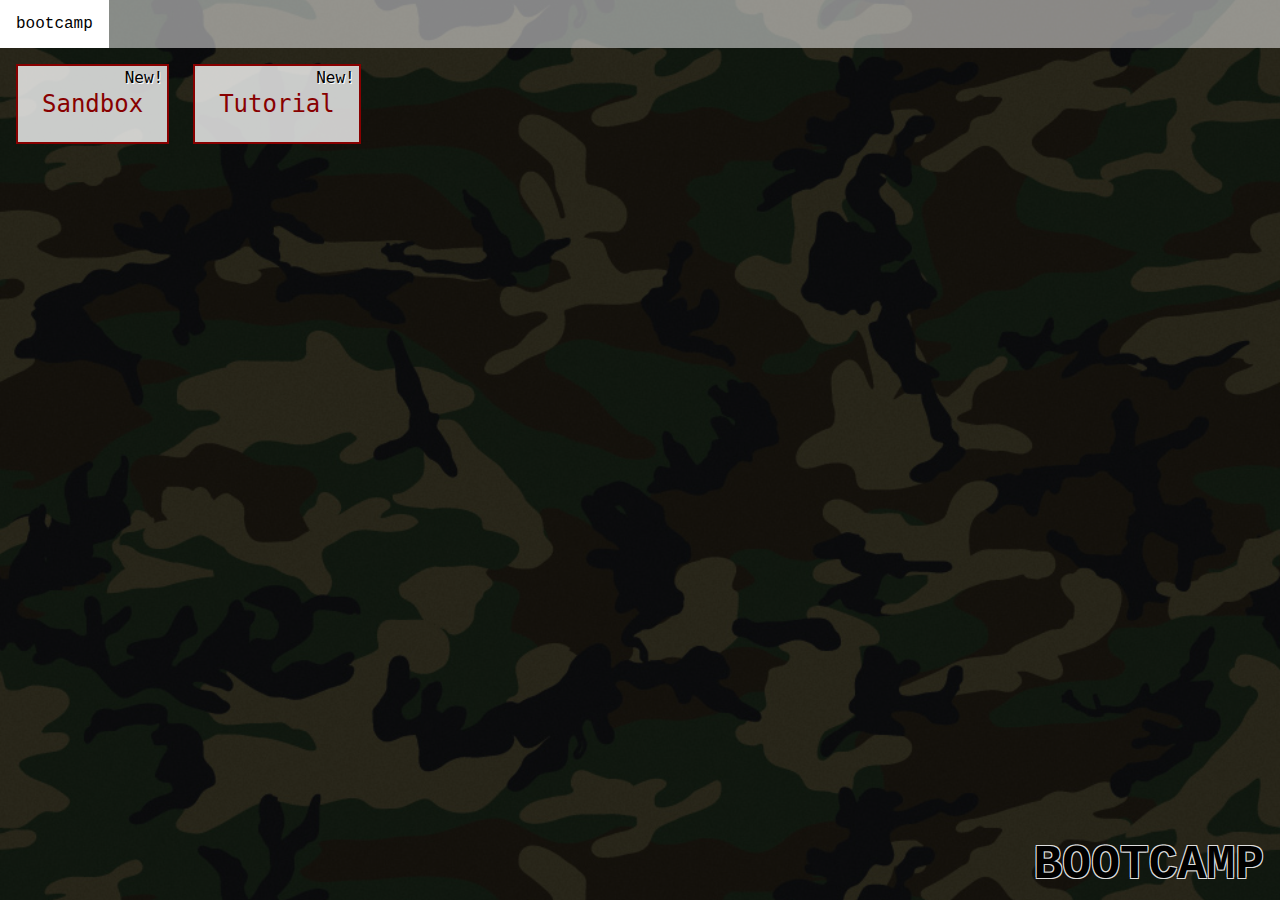
<file: index.html>
<!DOCTYPE html>
<html>
    <head>
        <title>ASMP FUN</title>
        
        <link rel="stylesheet" href="css/style.css"></link>
        <link rel="stylesheet" href="css/devices.css"></link>
        <!--<script src="js/jquery-2.1.4.min.js"></script>-->
        <script src="js/vkthread.min.js"></script>
        <script src="js/storage.js"></script>
        <script src="js/i8080.js"></script>
        <script src="js/assembler.js"></script>
        <script src="js/widgets.js"></script>
        <script src="js/reference.js"></script>
        <script src="js/devices.js"></script>
        <script src="js/challenge.js"></script>
        <script src="js/asmp.js"></script>
        <meta charset="UTF-8"> 
    </head>
    <body>
        <div id="container">
                <div id="fade"></div>
                <div id="tutorialText"></div>
                <div id="gameContainer">
                    <div id="buttonContainer">
                        <button id="assemble">ASM</button>
                        <button id="play">Play</button>
                        <button id="pause">Pause</button>
                        <button id="step">Step</button>
                        <button id="run">Run</button>
                        <button id="test">Test</button>
                        <button id="testcase">Gen Test Case</button>
                        <button id="ref">Ref</button>
                        <button id="settings">Settings</button>
                        <button id="back">Back</button>
                    </div>
                    <div id="challengeText">here is ur challenge bla bla</div>
                    <!--<div id="stackButtonContainer">
                        <button id="stackButton-memory">Memory</button>
                        <button id="stackButton-stack">Stack</button>
                    </div>-->
                </div>
        </div>
    </body>
</html>
</file>
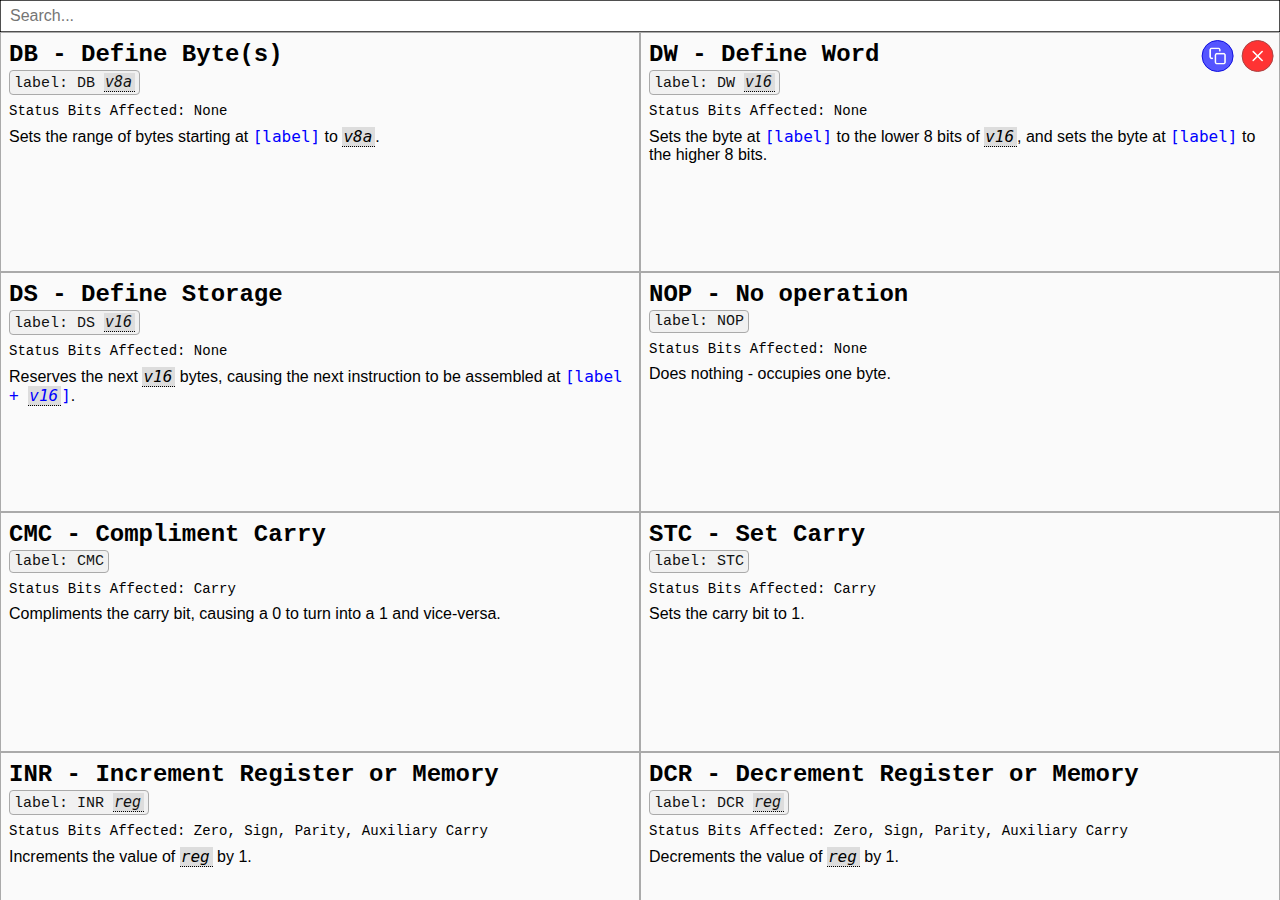
<file: index - Copy.html>
<!DOCTYPE html>
<html>
    <head>
        <link rel="stylesheet" href="css/style.css"></link>
        <link rel="stylesheet" href="css/devices.css"></link>
        <!--<script src="js/jquery-2.1.4.min.js"></script>-->
        <script src="js/vkthread.min.js"></script>
        <script src="js/storage.js"></script>
        <script src="js/i8080.js"></script>
        <script src="js/assembler.js"></script>
        <script src="js/widgets.js"></script>
        <script src="js/reference.js"></script>
        <script src="js/devices.js"></script>
        <script src="js/challenge.js"></script>
        <script src="js/asmp.js"></script>
        <meta charset="UTF-8"> 
    </head>
    <body>
        <div id="container">
                <div id="fade"></div>
                <div id="tutorialText"></div>
                <div id="gameContainer">
                    <div id="buttonContainer">
                        <button id="assemble">ASM</button>
                        <button id="play">Play</button>
                        <button id="pause">Pause</button>
                        <button id="step">Step</button>
                        <button id="run">Run</button>
                        <button id="test">Test</button>
                        <button id="testcase">Gen Test Case</button>
                        <button id="resetDevice">Reset Device</button>
                        <button id="ref">Ref</button>
                        <button id="back">Back</button>
                    </div>
                    <div id="challengeText">here is ur challenge bla bla</div>
                    <div id="stackButtonContainer">
                        <button id="stackButton-memory">Memory</button>
                        <button id="stackButton-stack">Stack</button>
                    </div>
                </div>
        </div>
    </body>
</html>
</file>
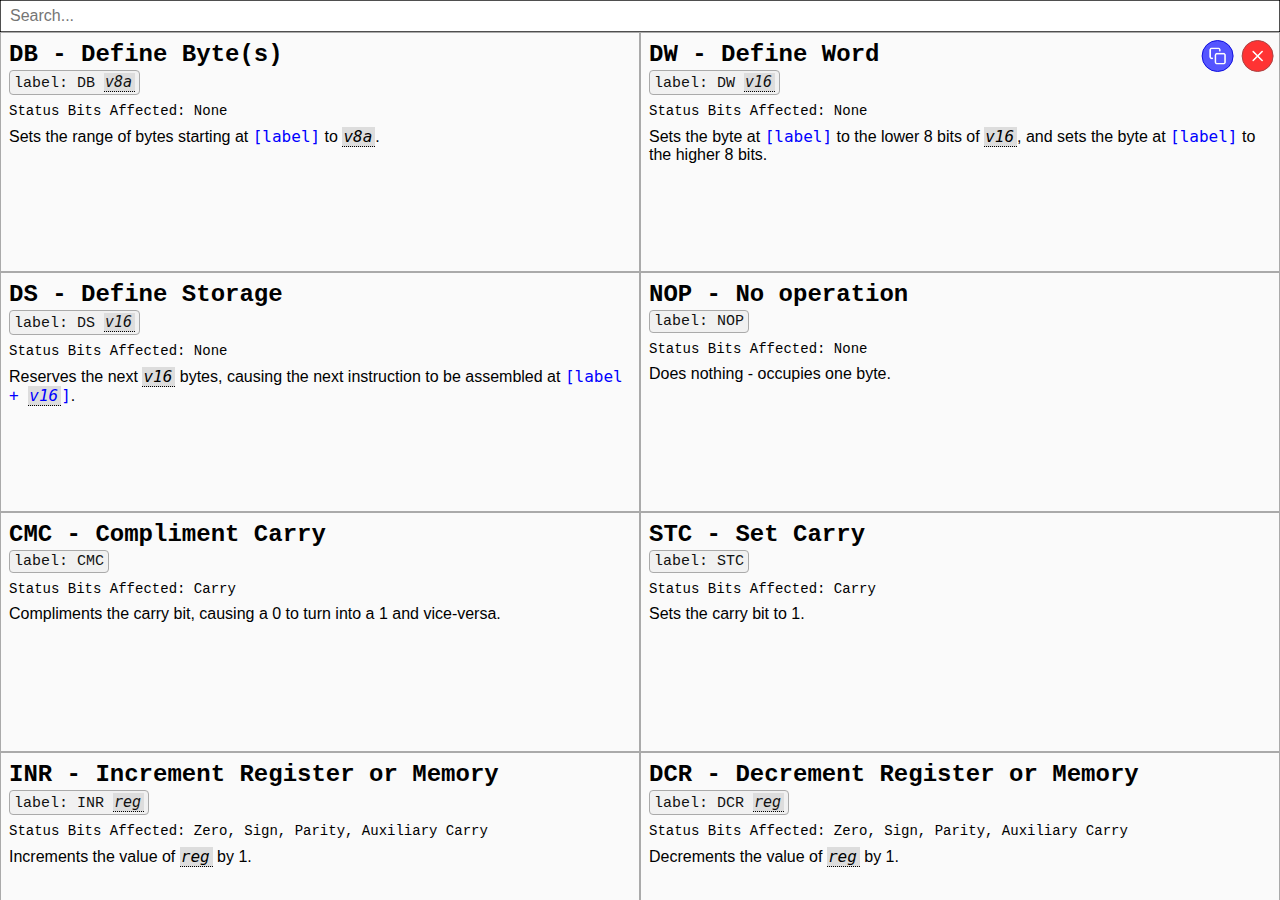
<file: indexa.html>
<!DOCTYPE html>
<html>
    <head>
        <link rel="stylesheet" href="css/style.css"></link>
        <link rel="stylesheet" href="css/devices.css"></link>
        <!--<script src="js/jquery-2.1.4.min.js"></script>-->
        <script src="js/vkthread.min.js"></script>
        <script src="js/storage.js"></script>
        <script src="js/i8080.js"></script>
        <script src="js/assembler.js"></script>
        <script src="js/widgets.js"></script>
        <script src="js/reference.js"></script>
        <script src="js/devices.js"></script>
        <script src="js/challenge.js"></script>
        <script src="js/asmp.js"></script>
        <meta charset="UTF-8"> 
    </head>
    <body>
        <div id="container">
                <div id="fade"></div>
                <div id="tutorialText"></div>
                <div id="gameContainer">
                    <div id="buttonContainer">
                        <button id="assemble">Assemble</button>
                        <button id="play">Play</button>
                        <button id="pause">Pause</button>
                        <button id="step">Step</button>
                        <button id="run">Run</button>
                        <button id="test">Test</button>
                        <button id="testcase">Gen Test Case</button>
                        <button id="resetDevice">Reset Device</button>
                        <button id="ref">Ref</button>
                        <button id="back">Back</button>
                    </div>
                    <div id="challengeText">here is ur challenge bla bla</div>
                </div>
                <div id="consoleContainer">
                    <div id="deviceContainer"></div>
                </div>
        </div>
    </body>
</html>
</file>
<file: css/style.css>
body, html {
  padding:0;
  margin:0;
  font-family: Courier New, monospace;
  background-size:cover;
  overflow:hidden;
}

code, .ref-usage {
  border:1px solid #aaa;
  border-radius:4px;
  background:#fefefe;
  padding:2px 4px;
  display:inline-block;
  color: #111;
}

.clickable-op {
  cursor:pointer;
  border-color:#25a;
  display:inline;
}

.clickable-op:hover {
  font-size:16px;
}

#container {
  position:absolute;
  left:0;
  top:0;
  width:100%;
  height:100%;
  /*background:#33AAFF;*/
  background:rgba(51,170,255,0.4);
  
  background-color:rgba(0,0,0,0.8);
  overflow: hidden;
}

.myAwesomeTable {
  border-collapse:collapse;
}

.myAwesomeTable th {
  background:white;
  border:1px solid black;
  padding:4px;
}

.myAwesomeTable td {
  border:1px solid #00a;
  padding:4px;
  text-align:center;
}

.challengeListContainerWidget {
  /*background:#33AAFF;*/
  background-color:rgba(0,0,0,0.8);
  position:absolute;
  left:0;
  top:0;
  width:100%;
  height:100%;
  padding:16px;
  box-sizing:border-box;
}

.challengeListContainerWidget-container {
  background:transparent;
  position:absolute;
  left:0;
  right:0;
  bottom:0;
  top:48px;
}

.challengeListContainerWidget-selector {
  background:rgba(255,255,255,0.5);
  position:absolute;
  left:0;
  top:0;
  right:0;
  height:48px;
  line-height:48px;
  box-sizing:border-box;
}

.challengeListContainerWidget-selector-button {
  background:rgba(255,255,255,0.5);
  height:100%;
  display:inline-block;
  padding:0 16px;
  cursor:pointer;
}

.challengeListContainerWidget-selector-button:hover {
  background:rgba(255,255,255,0.7);
}

.challengeListContainerWidget-selector .active {
  background:white;
}

.challengeListWidget {
  width:100%;
  height:100%;
  padding:16px;
  box-sizing:border-box;
}

.challengeListWidget-header {
  font-size:48px;
  font-weight:bold;
  position:absolute;
  right:16px;
  /*top:-42px;*/
  bottom:8px;
  text-shadow:
    -1px -1px 0 #ddd,
    1px -1px 0 #ddd,
    -1px 1px 0 #ddd,
    1px 1px 0 #ddd; 
}

#fade {
  position:absolute;
  left:0;
  top:0;
  right:0;
  bottom:0;
  background:rgba(0,0,0,0.8);
  z-index:1000;
}

#tutorialText {
  position:absolute;
  z-index:1002;
  background:white;
  padding:12px;
  border-radius:7px;
  border: 1px solid #aaa;
}

.tutorialButtonContainer, .diffWidget-buttons > button, .settingsWidget-buttons > button {
  color:#5599CC;
  font-size:18px;
  text-align:right;
  margin-top:8px;
  margin-right:8px;
  font-family:sans-serif;
  font-weight:bold;
  cursor:pointer;
  background:transparent;
  border:0;
  color:#5599CC;
}

.tutorialNext {
  cursor:pointer;
}

.tutorialSkip {
  color:#CC5555;
  float:left;
}

.refs-small-container {
  position:absolute;
  left:50%;
  top:calc(50% - 64px);
  transform:translate(-50%, -50%);
  border:1px solid #aaa;
  background:white;
  border-radius:4px;
}

.refs-small-openLink {
  border:0;
  background:transparent;
  color:blue;
  border-bottom:1px solid blue;
  display:block;
  cursor:pointer;
  padding:0 0;
  margin:0 8px;
  margin-bottom:8px;
  margin-left:auto;
}

.refs-container {
  position:absolute;
  left:0;
  right:0;
  top:32px;
  bottom:0;
  background:#ccc;
  padding:0;
  box-sizing:border-box;
  overflow:auto;
  padding-top:0;
}

.refs-search {
  position:absolute;
  left:0;
  top:0;
  width:100%;
  font-size:16px;
  padding:0 8px;
  margin:0;
  box-sizing:border-box;
  z-index:10;
  height:32px;
}

.ref-widget-close, .ref-widget-openNew {
  position:sticky;
  right:16px;
  top:8px;
  transform:translate(30%, -0%);
  z-index:11;
  background-color:#FF3333;
  border:1px solid #a44;
  border-radius:50px;
  width:32px;
  height:32px;
  cursor:pointer;
  font-family:Helvetica, sans-serif;
  color:white;
  margin:-64px -40px;
  background-image: url("../img/icons/close.png");
  background-size: 18px;
  background-repeat: no-repeat;
  background-position: center;
}

.ref-widget-openNew {
  background-image: url("../img/icons/open.png");
}

.ref-widget-openNew {
  right:16px;
  background-color:#5555ff;
  border:1px solid #11d;
}

.ref-widget-openNew:hover {
  background-color:#6666ff;
}

.ref-widget-close:hover {
  background-color:#FF5555;
}

.ref-widget-close:active {
  background:#FF0000;
}

.refs-container > .ref-container:last-of-type {
  margin-bottom:0;
}

.refs-container > .ref-container {
  float:left;
  width:50%;
  min-height:240px;
  margin:0;
  border-radius:0;
  background:#fafafa;
}

.ref-desc {
  margin-top:8px;
  font-family:Helvetica;
  font-size:16px;
  margin-bottom:-16px;
}

.ref-container {
  position:relative;
  background:white;
  color:black;
  border:1px solid #aaa;
  border-radius:5px;
  padding:8px;
  display:inline-block;
  margin:8px 8px;
  box-sizing:border-box;
  min-width:300px;
  height:auto;
}

.ref-header {
  font-size:24px;
  font-weight:bold;
}

.ref-status {
  font-size:14px;
  margin-top:8px;
}

.ref-usage {
  display:inline-block;
  background:#f1f1f1;
  font-size:15px;
  margin-top:2px;
}

.ref-usage-label:after {
  content:" ";
}

.ref-usage-op:after {
  content:" ";
}

.ref-desc-address:before {
  content:"[";
}

.ref-desc-address:after {
  content:"]";
}

.ref-desc-address {
  color:#0000FF;
  font-family:monospace;
}

.ref-usage-arg {
  font-style:italic;
  background:#ddd;
  padding-left:1px;
  padding-right:3px;
  border-bottom:1px dotted black;
  font-family:monospace;
}

.ref-usage-arg-tooltip {
  position:absolute;
  background:#ffffee;
  border:1px solid #aaa;
  padding:2px 4px;
}

.ref-desc-label {
  font-family:monospace;
}

.diffWidget, .ref-widget, .ref-small-widget, .settingsWidget {
  position:absolute;
  left:0;
  top:0;
  right:0;
  bottom:0;
  z-index:10000;
  background:rgba(0,0,0,0.7);
}

.settingsWidget-inner-header {
  font-size:24px;
  margin-bottom:12px;
  font-weight:bold;
}

.setting-label {
  width:150px;
}

.settingsWidget-inner-settings > div > * {
  display:inline-block
}

.diffWidget-itemContainer > .device {
  position:relative !important;
}

.diffWidget-header {
  font-size: 32px;
  text-align: center;
  font-weight: bold;
}

.diffWidget-buttons-challenges,.settingsWidget-buttons-save {
  float: right;
}

.diffWidget-buttons-back, .settingsWidget-buttons-back {
  float: left;
}

.ref-focused {
  border-color:gold;
  background:#FFFFDD;
}

.diffWidget-itemContainer > .registerContainer {
}

.diffWidget-itemsContainer, .settingsWidget-inner {
  position:absolute;
  left:50%;
  top:50%;
  transform:translate(-50% ,-50%);
  background:white;
  white-space:nowrap;
  border:4px solid white;
  border-radius:9px;
  padding:4px;
}

.diffWidget-itemContainer {
  position:relative;
  display:inline-block;
  padding:8px;
  vertical-align:top;
}

.header {
  text-align:center;
  font-size:32px;
  background:rgba(255,255,255,0.5);
}

.challenge {
  float:left;
  padding:24px;
  font-size:24px;
  border:2px solid #880000;
  color:#880000;
  background:rgba(255,255,255,0.78);
  font-family:monospace;
  cursor:pointer;
  margin-right:24px;
  margin-bottom:24px;
  position:relative;
}

.complete {
  border:2px solid #008800;
  color:#004400;
}

.complete:hover {
  background:#008800 !important;
  color:white;
}

.complete:active {
  background:#005500 !important;
  border-color:#005500 !important;
  color:#ddd !important;
}

.new {
  position:absolute;
  top:0;
  right:0;
  color:black;
  text-shadow:1px 1px white;
  padding:2px 4px;
  font-size:16px;
}

.challenge:hover {
  /*background:rgba(255,255,255,0.8);*/
  background:#880000;
  color:white;
}

.challenge:active {
  /*background:rgba(0,0,0,0.2);*/
  background:#550000;
  border-color:#550000;
  color:#ddd;
}

#gameContainer {
  position:absolute;
  left:0;
  top:0;
  height:100%;
  width:100%;
  overflow: hidden;
}

.panelWidget {
  position:relative;
  height:100%;
  float:left;
}

#panelWidget-1 {
  width:64px;
  background: #111;
  overflow:hidden;
}

#panelWidget-1 > #buttonContainer {
  width:81px;
  height:100%;
  overflow-y:scroll;
}

#panelWidget-2 {
  width:315px;
  display:flex;
  flex-flow:column;
  overflow-y:auto;
  overflow-x:hidden;
}

#panelWidget-2 > * {
  flex:0 1 auto;
}

#panelWidget-3 {
  width:500px;
}

#panelWidget-4 {
  width:calc(100% - 864px - 15px);
  display:flex;
  flex-flow:column;
}

#panelWidget-4 > * {
  flex:0 1 auto;
}

#challengeText {
  background:#99d5ff;
  background:rgba(0,0,0,0.7);
  color:white;
  position:relative;
  flex:1 1 auto !important;
  box-sizing:border-box;
  border:0px solid #25A;
  border-radius:0px;
  padding:8px 12px;
  overflow:auto;
  font-family:Helvetica, sans-serif;
}

.inputContainer {
  width:100%;
  height:100%;
  background:transparent;
  position: relative;
}

.input, .output, .lineNumbers {
  width:calc(100% - 50px);
  height:500px;
  background:rgba(255,255,255,1);
  border:0px solid #aaa;
  color:black;
  border-radius:1px;
  position:absolute;
  left:50px;
  top:0;
  height:100%;
  box-sizing:border-box;
  font-size:14px;
  margin:0;
  padding:4px 8px;
  resize:none;
  white-space:pre;
  overflow:auto;
}

.output {
  pointer-events:none;
}

.lineNumbers {
  left:0;
  width:50px;
  background:#fff;
  overflow:hidden;
  text-align:right;
  border:1px solid #aaa;
  border-top:0;
  border-bottom:0;
  background:#eee;
  color:#444;
}

.lineNumbers-hilite {
  color:blue;
}

.lineNumbers-hilite:before {
  content:"▶";
  font-size:11px;
}

.lineNumbers-lineNumber {
  display:inline-block;
}

.lineNumbers-lineNumber:last-of-type {
  margin-bottom:4px;
}

#buttonContainer {
  width:100%;
  position: relative;
}

#buttonContainer > button {
  width:100%;
  background:#222;
  color:white;
  height:64px;
  border:0;
  cursor:pointer;
  position: relative;
}

#test {
  
}

#buttonContainer > button:hover {
  background:#444;
}

#buttonContainer > button:active {
  background:#4499CC;
}

.statusBitsWidget {
  border:1px solid #aaaaaa;
  padding:4px;
  border-radius:3px;
}

.stackWidget {
  position:relative;
  background:#eee;
  width:100%;
  height:200px;
  overflow-y:auto;
  flex:1 1 auto !important;
  min-height:200px;
}

.stackWidget-header, .memoryWidget-header, .registerContainer-header, .statusWidget-header {
  position:relative;
  left:0;
  top:0;
  width:100%;
  height:28px;
  line-height:28px;
  background:#ddd;
  border-bottom:1px solid #aaa;
  padding-left:8px;
  box-sizing:border-box;
  font-size:16px;
}

.statusWidget-inner {
  position:relative;
  background:#eee;
  padding:4px;
}

.stackWidget-inner {
  position:absolute;
  bottom:0;
  width:100%;
  max-height:100%;
  overflow-y:auto;
}

.stackWidget-inner-value {
  display:inline-block;
  border-top:1px solid #aaa;
  width:100%;
  padding:4px;
  box-sizing:border-box;
  background:#eee;
}

.memorySeekWidget {
  background:black;
  width:100%;
  border:1px solid #aaa;
  border-left:0;
  border-right:0;
}

.memorySeekWidget-input {
  width:calc(100% - 40px);
  margin:0;
  box-sizing:border-box;
  background: white;
  border: 1px solid #aaa;
  height: 100%;
  color: black;
}

.memorySeekWidget-button {
  width:40px;
  box-sizing:border-box;
  background: white;
  border: 1px solid #aaa;
  height: 100%;
  color: #111;
  cursor: pointer;
}

.memoryWidget {
  position:relative;
  width:100%;
  background:#eee;
  color:black;
  box-sizing:border-box;
  font-size:15.5px;
}

.memoryWidget-inner {
  position:relative;
  padding:4px 4px;
}

#panelWidget-2 > .memoryWidget {
  border-top:1px solid #aaa;
}

.memoryWidget-memory {
  position:relative;
  left:26px;
}

.memoryWidget-shallow {
  position:relative;
  width:auto;
  height:auto;
  top:unset;
  left:unset;
  right:unset;
  bottom:unset;
  border:1px solid #aaa;
  padding:4px;
}

.memoryWidget-memory-shallow {
  position:relative;
  width:auto;
  height:auto;
  top:unset;
  left:unset;
  right:unset;
  bottom:unset;
}

.memoryWidget-pageButton {
  position:absolute;
  left:0;
  padding:0px 8px;
  height:50%;
  cursor:pointer;
  background:transparent;
  color:#333;
  border:0;
}

.memoryWidget-pageButton:hover {
  color:black;
}

.memoryWidget-pageUp {
  top:0;
  border-bottom:1px solid #aaa;
  box-sizing:content-box;
  z-index:1;
}

.memoryWidget-pageDown {
  bottom:0;
}

.fadedText {
  color:#333;
  display:inline;
}

.fadedText > .activeBit, .activeBit > .fadedText {
  background:#ffff00;
  color:black;
  box-sizing:border-box;
  display:inline;
}

.console {
  width:100%;
  background:black;
  color:white;
  overflow-y:auto;
  padding:8px;
  box-sizing:border-box;
  flex:0 1 200px !important;
}

.console-msg {
}

.console-msg:last-of-type, #challengeText > div {
  padding-bottom:8px;
}

.console-err {
  color:#FF7777;
  font-weight:bold;
}

.console-warning {
  color:#FFFF00;
}

.consoleLink {
  cursor:pointer;
  text-decoration:underline;
}

#registerContainer-main {
  width:100%;
  border-radius:0;
  border-width:0px;
}

#registerContainer-main > div {
}

.registerContainer {
  width:300px;
  border:6px solid #25A;
  border-radius:7px;
  box-sizing:border-box;
  font-size:20px;
}

.registerContainer-inner {
  position:relative;
}

.registerWidget-displayMenu {
  display:block;
  position:absolute;
  z-index:100;
  background:white;
  border:1px solid #aaa;
  font-size:20px;
}

.registerWidget-displayMenu-item {
  cursor:pointer;
  padding:8px;
}

.registerWidget-displayMenu-item:hover {
  background:#ddd;
}

.registerWidget {
  background:#FFAAFF;
  text-align:left;
  width:100%;
  box-sizing:border-box;
  padding:1px 0;
  padding-left:8px;
}

.registerWidget-A,
.registerWidget-B,
.registerWidget-C,
.registerWidget-D,
.registerWidget-E,
.registerWidget-H,
.registerWidget-L {
  background:#eee;
}

.registerWidget-BC,
.registerWidget-DE,
.registerWidget-HL,
.registerWidget-PSW {
  background:#AAFFCC;
}

.registerWidget-M {
  background:#FFFFAA;
}

.registerWidget-header {
  display:inline-block;
  cursor:pointer;
  width:52px;
}

.registerWidget-header:after {
  content:":";
}

.registerWidget-value {
  display:inline;
}
</file>
<file: css/devices.css>
.deviceContainerWidget {
  flex:0 1 220px !important;
  width:100%;
  background:#aaa;
  box-sizing:border-box;
  /*! column-count: 2; */
  display:flex;
  flex-direction:column;
  flex-wrap:wrap;
  min-height:220px;
  max-height:220px;
}

.deviceContainerWidget-inner {
  width:100%;
  height:100%;
  position:relative;
  display:flex;
  flex-wrap:wrap;
  flex-direction:column;
  align-content:left;
}

.device {
  position:relative;
  background:white;
  z-index:100;
  width:180px;
  height:180px;
  box-sizing:border-box;
}

.deviceContainerWidget-reset {
  height:40px;
  width:180px;
  background: #ddd;
  color: #111;
  border: 1px solid #aaa;
  cursor: pointer;
  position:relative;
}

.sumRequester {
  border-left:1px solid white;
  background:#111;
  color:white;
  padding:8px;
  min-height:48px;
}

.sumRequester-sum {
  color:yellow;
  position:absolute;
  bottom:8px;
}

.screen {
  padding:0;
  margin:0;
  box-sizing:border-box;
  background:rgba(141,131,141,1);
  border:1px solid black;
  border-radius:0px;
}

.screen-canvas {
  position:absolute;
  left:50%;
  top:50%;
  transform:translate(-50%, -50%);
  width:171px;
  height:171px;
  padding:0;
  margin:0;
  box-sizing:border-box;
  image-rendering:optimizespeed;
  background-color:#9bbc0f;
  border:1px solid black;
  border-radius:3px;
}

.touchpad {
  background:#ddd;
  border:1px solid #aaa;
}

.touchpad-inner {
  width:calc(100% - 16px);
  height:calc(100% - 16px);
  position:absolute;
  left:50%;
  top:50%;
  transform:translate(-50%, -50%);
  background:#bbb;
  border-radius:7px;
  cursor:pointer;
}

.touchpad-inner-active {
  background:#aaa;
}

.io-light {
  background:#888;
  border:1px solid #222;
}

.io-light-inner {
  width:50%;
  height:50%;
  position:absolute;
  left:50%;
  top:50%;
  transform:translate(-50%, -50%);
  background:#222;
  border-radius:700px;
}
</file>
